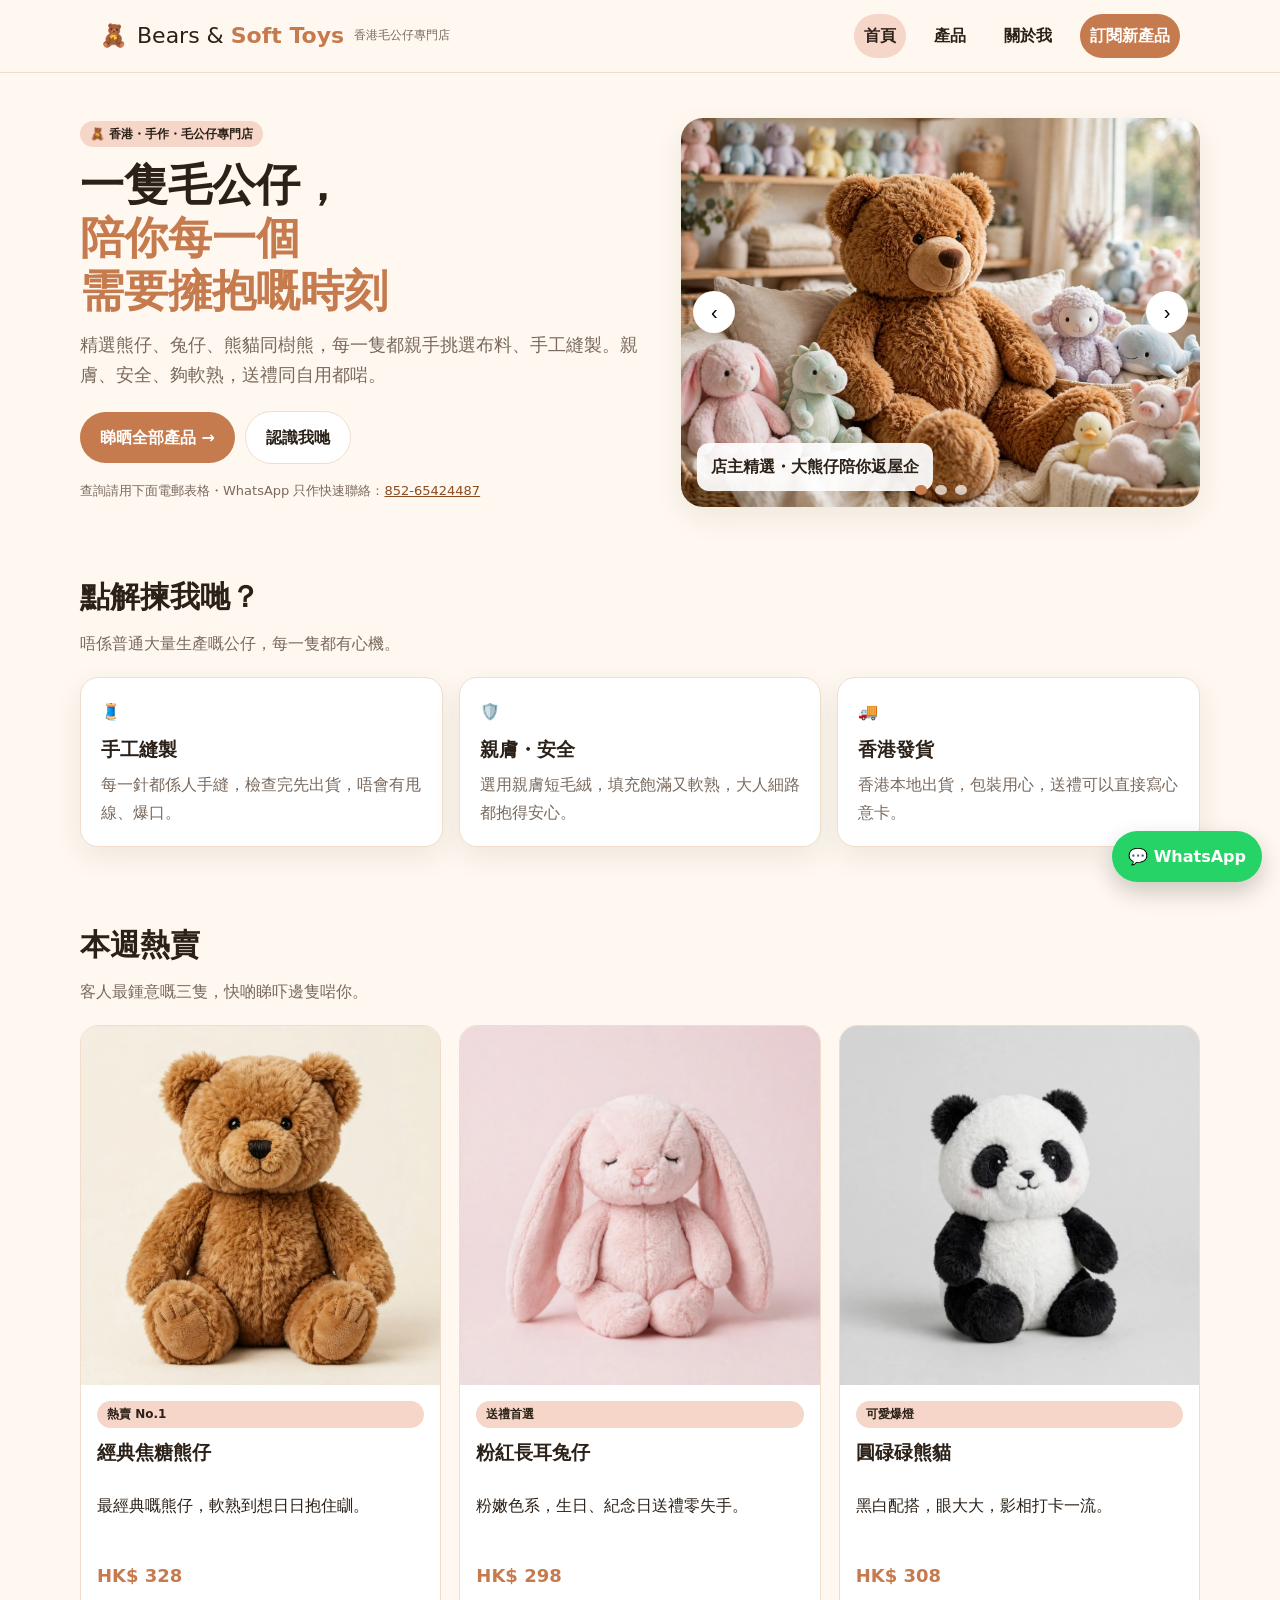
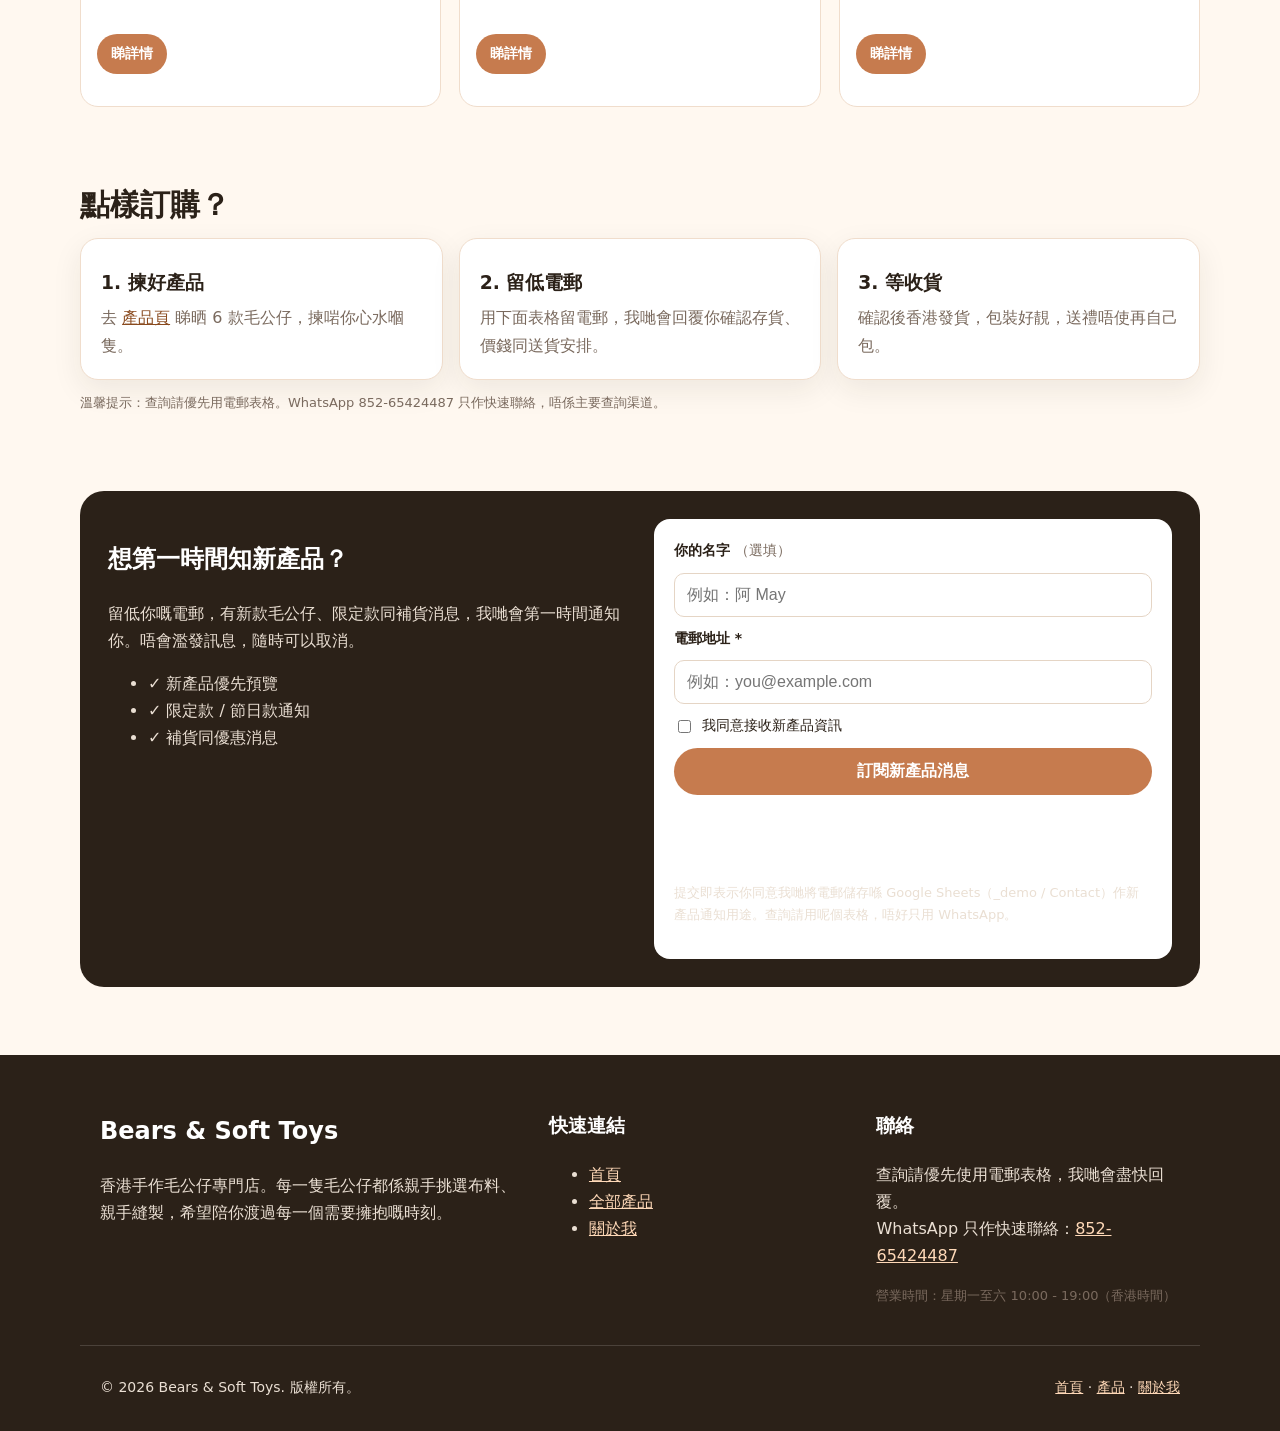
<file: index.html>
<!DOCTYPE html>
<html lang="zh-Hant">
<head>
<meta charset="UTF-8">
<!-- Google Tag Manager - 請將 GTM-XXXXXXX 換成你自己的 GTM ID，3 頁都要換 -->
<script>(function(w,d,s,l,i){w[l]=w[l]||[];w[l].push({'gtm.start':new Date().getTime(),event:'gtm.js'});var f=d.getElementsByTagName(s)[0],j=d.createElement(s),dl=l!='dataLayer'?'&l='+l:'';j.async=true;j.src='https://www.googletagmanager.com/gtm.js?id='+i+dl;f.parentNode.insertBefore(j,f);})(window,document,'script','dataLayer','GTM-XXXXXXX');</script>
<!-- End Google Tag Manager -->
<meta name="viewport" content="width=device-width, initial-scale=1.0">
<title>Bears & Soft Toys｜香港毛公仔專門店｜熊仔・兔仔・軟玩具</title>
<meta name="description" content="香港手作毛公仔專門店，精選熊仔、兔仔、熊貓、樹熊等軟玩具，親膚安全、手工縫製，送禮自用都啱。訂閱電郵，第一時間知新產品。">
<meta name="keywords" content="毛公仔, 熊仔, 熊公仔, 軟玩具, Bears, Soft Toys, 香港, 手作, 禮物, 訂製">
<meta name="robots" content="index, follow">
<meta name="author" content="Bears & Soft Toys">
<link rel="canonical" href="https://www.yourdomain.com/index.html">
<!-- Open Graph / Facebook -->
<meta property="og:type" content="website">
<meta property="og:locale" content="zh_HK">
<meta property="og:title" content="Bears & Soft Toys｜香港毛公仔專門店｜熊仔・兔仔・軟玩具">
<meta property="og:description" content="香港手作毛公仔專門店，精選熊仔、兔仔、熊貓、樹熊等軟玩具，親膚安全、手工縫製，送禮自用都啱。訂閱電郵，第一時間知新產品。">
<meta property="og:url" content="https://www.yourdomain.com/index.html">
<meta property="og:image" content="https://www.yourdomain.com/images/hero-bear-shop.webp">
<meta property="og:site_name" content="Bears & Soft Toys">
<!-- Twitter -->
<meta name="twitter:card" content="summary_large_image">
<meta name="twitter:title" content="Bears & Soft Toys｜香港毛公仔專門店｜熊仔・兔仔・軟玩具">
<meta name="twitter:description" content="香港手作毛公仔專門店，精選熊仔、兔仔、熊貓、樹熊等軟玩具，親膚安全、手工縫製，送禮自用都啱。訂閱電郵，第一時間知新產品。">
<meta name="twitter:image" content="https://www.yourdomain.com/images/hero-bear-shop.webp">
<link rel="stylesheet" href="css/style.css">
<script type="application/ld+json">{"@context":"https://schema.org","@type":"Store","name":"Bears & Soft Toys","description":"香港手作毛公仔專門店，售賣熊仔、兔仔及其他軟玩具。","url":"https://www.yourdomain.com/","telephone":"+852-65424487","address":{"@type":"PostalAddress","addressRegion":"香港"},"inLanguage":"zh-Hant"}</script>
</head>
<body>
<!-- Google Tag Manager (noscript) -->
<noscript><iframe src="https://www.googletagmanager.com/ns.html?id=GTM-XXXXXXX" height="0" width="0" style="display:none;visibility:hidden"></iframe></noscript>
<!-- End Google Tag Manager (noscript) -->
<header class="site-header">
  <div class="container header-inner">
    <a href="index.html" class="logo" aria-label="Bears &amp; Soft Toys 首頁">🧸 <span>Bears &amp; <strong>Soft Toys</strong></span><small>香港毛公仔專門店</small></a>
    <button class="nav-toggle" id="navToggle" aria-expanded="false" aria-controls="mainNav" aria-label="開關選單">☰</button>
    <nav id="mainNav" class="main-nav" aria-label="主選單">
      <a href="index.html" aria-current="page" class="active">首頁</a>
      <a href="products.html">產品</a>
      <a href="about.html">關於我</a>
      <a href="#email-form" class="nav-cta">訂閱新產品</a>
    </nav>
  </div>
</header>
<main>
  <section class="container hero" aria-labelledby="hero-title">
    <div>
      <p class="tag">🧸 香港・手作・毛公仔專門店</p>
      <h1 id="hero-title">一隻毛公仔，<br><em>陪你每一個<br>需要擁抱嘅時刻</em></h1>
      <p class="lead">精選熊仔、兔仔、熊貓同樹熊，每一隻都親手挑選布料、手工縫製。親膚、安全、夠軟熟，送禮同自用都啱。</p>
      <p><a class="btn btn-primary" href="products.html">睇晒全部產品 →</a><a class="btn btn-ghost" href="about.html">認識我哋</a></p>
      <p class="small">查詢請用下面電郵表格・WhatsApp 只作快速聯絡：<a class="whatsapp-link" href="https://wa.me/85265424487" target="_blank" rel="noopener" data-event="whatsapp_click">852-65424487</a></p>
    </div>
    <div class="carousel" data-carousel role="region" aria-roledescription="carousel" aria-label="精選毛公仔輪播">
      <div class="carousel-track" data-carousel-track>
        <div class="carousel-slide"><img src="images/hero-bear-shop.webp" alt="香港毛公仔店主打大熊仔，店內擺滿粉色、藍色同黃色毛公仔" width="1120" height="840" fetchpriority="high"><span class="carousel-caption">店主精選・大熊仔陪你返屋企</span></div>
        <div class="carousel-slide"><img src="images/product-pink-bunny.webp" alt="粉紅色長耳兔仔毛公仔，柔軟親膚" width="1120" height="840" loading="lazy"><span class="carousel-caption">粉紅兔仔・最受歡迎送禮款</span></div>
        <div class="carousel-slide"><img src="images/product-classic-brown-bear.webp" alt="經典焦糖色熊仔毛公仔，圓碌碌好抱" width="1120" height="840" loading="lazy"><span class="carousel-caption">經典熊仔・由細抱到大</span></div>
      </div>
      <button class="carousel-btn prev" data-carousel-prev aria-label="上一張">‹</button>
      <button class="carousel-btn next" data-carousel-next aria-label="下一張">›</button>
      <div class="carousel-dots" data-carousel-dots></div>
    </div>
  </section>

  <section class="container section" aria-labelledby="why-title">
    <h2 id="why-title">點解揀我哋？</h2>
    <p class="sub">唔係普通大量生產嘅公仔，每一隻都有心機。</p>
    <div class="features">
      <article class="card"><div aria-hidden="true">🧵</div><h3>手工縫製</h3><p>每一針都係人手縫，檢查完先出貨，唔會有甩線、爆口。</p></article>
      <article class="card"><div aria-hidden="true">🛡️</div><h3>親膚・安全</h3><p>選用親膚短毛絨，填充飽滿又軟熟，大人細路都抱得安心。</p></article>
      <article class="card"><div aria-hidden="true">🚚</div><h3>香港發貨</h3><p>香港本地出貨，包裝用心，送禮可以直接寫心意卡。</p></article>
    </div>
  </section>

  <section class="container section" aria-labelledby="best-title">
    <h2 id="best-title">本週熱賣</h2>
    <p class="sub">客人最鍾意嘅三隻，快啲睇吓邊隻啱你。</p>
    <div class="product-grid">
      <article class="product-card"><img src="images/product-classic-brown-bear.webp" alt="經典焦糖色熊仔毛公仔 - Bears and Soft Toys 熱賣產品" loading="lazy"><div class="product-body"><span class="tag">熱賣 No.1</span><h3>經典焦糖熊仔</h3><p>最經典嘅熊仔，軟熟到想日日抱住瞓。</p><p class="price">HK$ 328</p><p><a class="btn btn-primary btn-small" href="products.html" data-product="經典焦糖熊仔">睇詳情</a></p></div></article>
      <article class="product-card"><img src="images/product-pink-bunny.webp" alt="粉紅兔仔毛公仔 - 長耳兔軟玩具送禮款" loading="lazy"><div class="product-body"><span class="tag">送禮首選</span><h3>粉紅長耳兔仔</h3><p>粉嫩色系，生日、紀念日送禮零失手。</p><p class="price">HK$ 298</p><p><a class="btn btn-primary btn-small" href="products.html" data-product="粉紅長耳兔仔">睇詳情</a></p></div></article>
      <article class="product-card"><img src="images/product-panda.webp" alt="熊貓毛公仔 - 黑白熊貓軟玩具" loading="lazy"><div class="product-body"><span class="tag">可愛爆燈</span><h3>圓碌碌熊貓</h3><p>黑白配搭，眼大大，影相打卡一流。</p><p class="price">HK$ 308</p><p><a class="btn btn-primary btn-small" href="products.html" data-product="圓碌碌熊貓">睇詳情</a></p></div></article>
    </div>
  </section>

  <section class="container section" aria-labelledby="how-title">
    <h2 id="how-title">點樣訂購？</h2>
    <div class="features">
      <article class="card"><h3>1. 揀好產品</h3><p>去 <a href="products.html">產品頁</a> 睇晒 6 款毛公仔，揀啱你心水嗰隻。</p></article>
      <article class="card"><h3>2. 留低電郵</h3><p>用下面表格留電郵，我哋會回覆你確認存貨、價錢同送貨安排。</p></article>
      <article class="card"><h3>3. 等收貨</h3><p>確認後香港發貨，包裝好靚，送禮唔使再自己包。</p></article>
    </div>
    <p class="small" style="margin-top:12px">溫馨提示：查詢請優先用電郵表格。WhatsApp 852-65424487 只作快速聯絡，唔係主要查詢渠道。</p>
  </section>
<section class="email-section" id="email-form-section" aria-labelledby="email-title">
  <div class="container email-box">
    <div>
      <h2 id="email-title">想第一時間知新產品？</h2>
      <p>留低你嘅電郵，有新款毛公仔、限定款同補貨消息，我哋會第一時間通知你。唔會濫發訊息，隨時可以取消。</p>
      <ul class="check-list">
        <li>✓ 新產品優先預覽</li>
        <li>✓ 限定款 / 節日款通知</li>
        <li>✓ 補貨同優惠消息</li>
      </ul>
    </div>
    <form id="email-form" class="email-form" novalidate>
      <label for="customer-name">你的名字 <span class="optional">（選填）</span></label>
      <input type="text" id="customer-name" name="name" autocomplete="name" placeholder="例如：阿 May">
      <label for="customer-email">電郵地址 *</label>
      <input type="email" id="customer-email" name="email" autocomplete="email" placeholder="例如：you@example.com" required>
      <label class="checkbox"><input type="checkbox" id="agree" required> 我同意接收新產品資訊</label>
      <button type="submit" id="email-submit-btn">訂閱新產品消息</button>
      <p class="form-note" id="form-message" role="status" aria-live="polite"></p>
      <p class="small">提交即表示你同意我哋將電郵儲存喺 Google Sheets（_demo / Contact）作新產品通知用途。查詢請用呢個表格，唔好只用 WhatsApp。</p>
    </form>
  </div>
</section>
</main>
<footer class="site-footer">
  <div class="container footer-grid">
    <div>
      <h2>Bears &amp; Soft Toys</h2>
      <p>香港手作毛公仔專門店。每一隻毛公仔都係親手挑選布料、親手縫製，希望陪你渡過每一個需要擁抱嘅時刻。</p>
    </div>
    <nav aria-label="頁尾選單">
      <h3>快速連結</h3>
      <ul>
        <li><a href="index.html">首頁</a></li>
        <li><a href="products.html">全部產品</a></li>
        <li><a href="about.html">關於我</a></li>
      </ul>
    </nav>
    <div>
      <h3>聯絡</h3>
      <p>查詢請優先使用電郵表格，我哋會盡快回覆。<br>WhatsApp 只作快速聯絡：<a class="whatsapp-link" href="https://wa.me/85265424487" target="_blank" rel="noopener" data-event="whatsapp_click">852-65424487</a></p>
      <p class="small">營業時間：星期一至六 10:00 - 19:00（香港時間）</p>
    </div>
  </div>
  <div class="container footer-bottom"><p>© <span id="year">2026</span> Bears &amp; Soft Toys. 版權所有。</p><p><a href="index.html">首頁</a> · <a href="products.html">產品</a> · <a href="about.html">關於我</a></p></div>
</footer>
<a class="float-whatsapp" href="https://wa.me/85265424487?text=%E4%BD%A0%E5%A5%BD%EF%BC%8C%E6%88%91%E6%83%B3%E4%BA%86%E8%A7%A3%E6%AF%9B%E5%85%AC%E4%BB%94%E7%94%A2%E5%93%81" target="_blank" rel="noopener" data-event="whatsapp_click" aria-label="WhatsApp 快速聯絡 852-65424487">💬 WhatsApp</a>
<script src="js/main.js" defer></script>
</body>
</html>
</file>
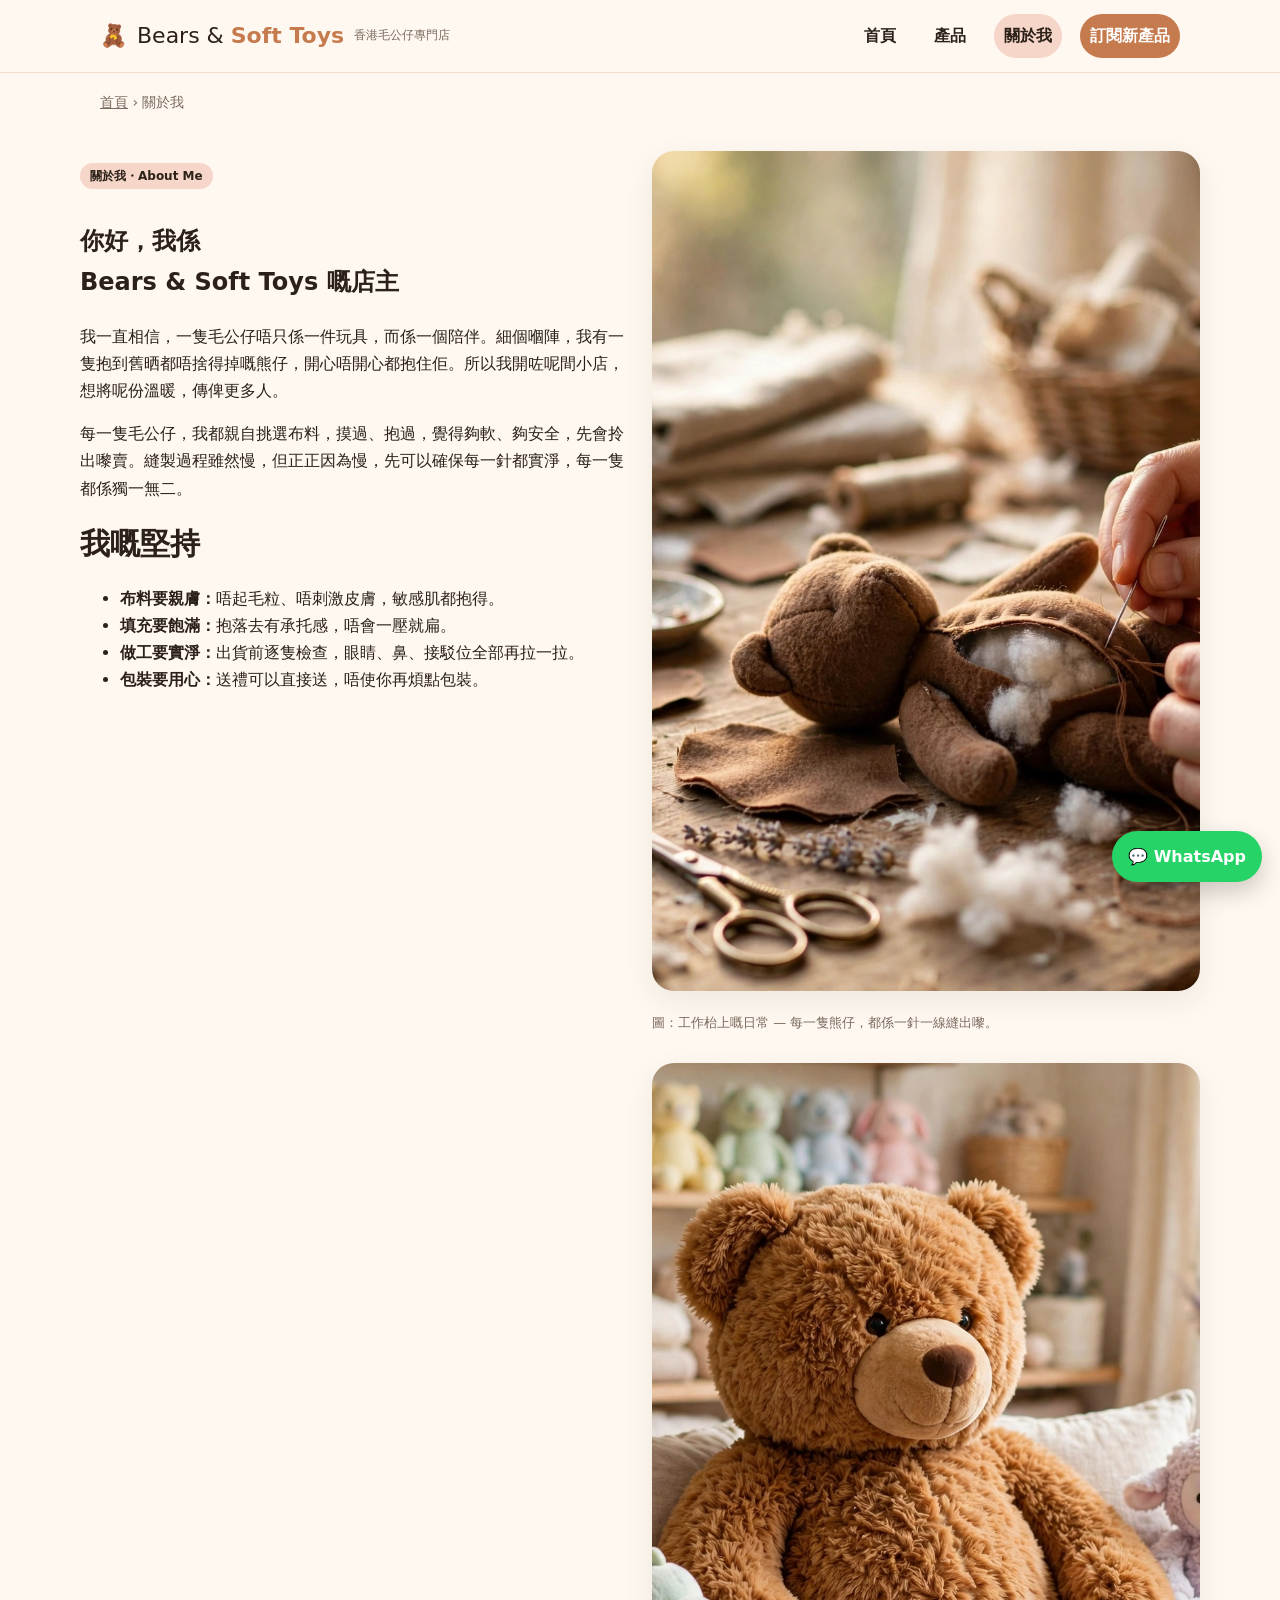
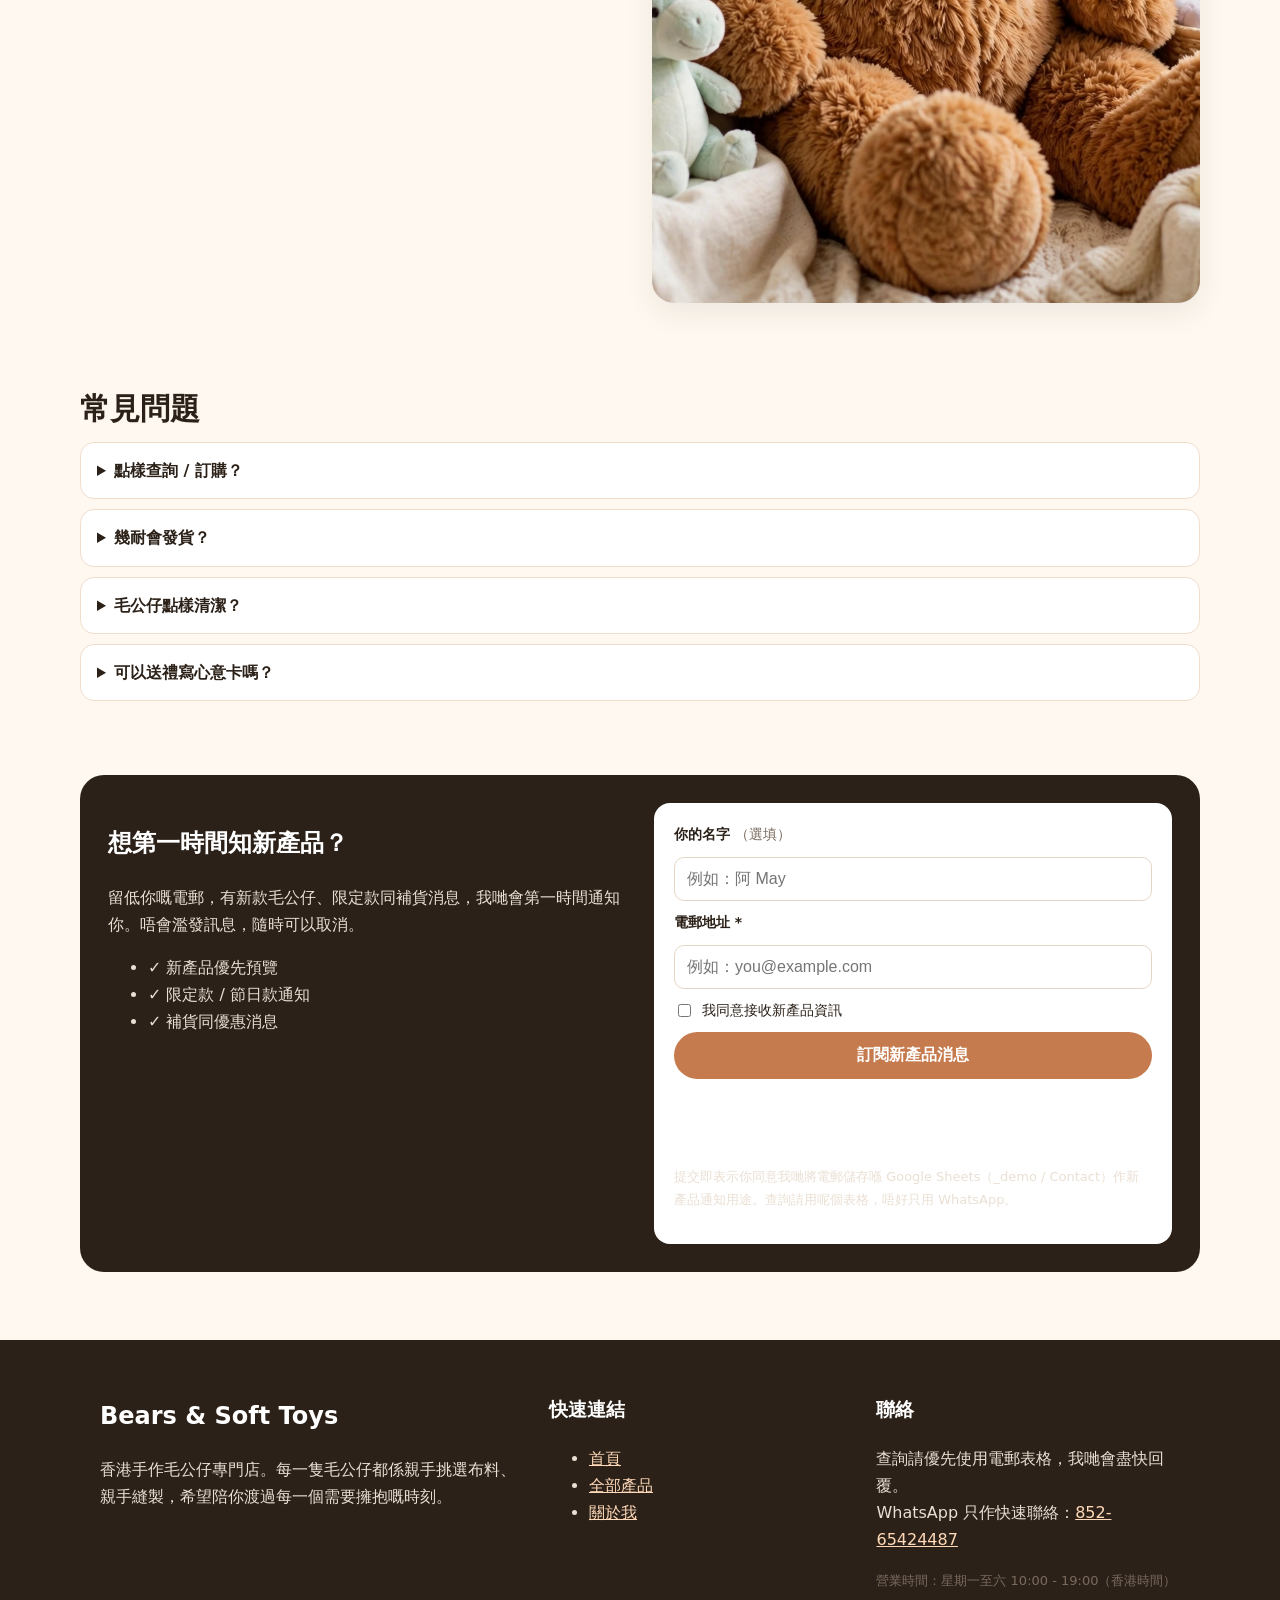
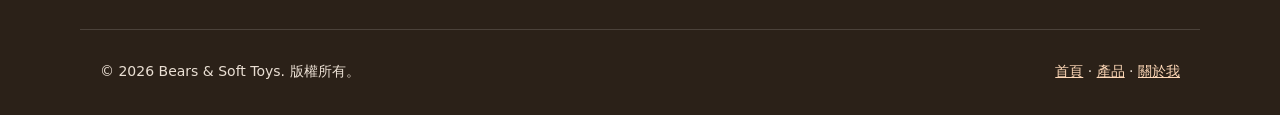
<file: about.html>
<!DOCTYPE html>
<html lang="zh-Hant">
<head>
<meta charset="UTF-8">
<!-- Google Tag Manager - 請將 GTM-XXXXXXX 換成你自己的 GTM ID，3 頁都要換 -->
<script>(function(w,d,s,l,i){w[l]=w[l]||[];w[l].push({'gtm.start':new Date().getTime(),event:'gtm.js'});var f=d.getElementsByTagName(s)[0],j=d.createElement(s),dl=l!='dataLayer'?'&l='+l:'';j.async=true;j.src='https://www.googletagmanager.com/gtm.js?id='+i+dl;f.parentNode.insertBefore(j,f);})(window,document,'script','dataLayer','GTM-XXXXXXX');</script>
<!-- End Google Tag Manager -->
<meta name="viewport" content="width=device-width, initial-scale=1.0">
<title>關於我｜Bears & Soft Toys 店主自述・香港手作毛公仔</title>
<meta name="description" content="認識 Bears & Soft Toys 背後嘅店主：點解會開始做毛公仔、點樣挑選布料同手工縫製，同埋點樣令每一隻毛公仔成為你嘅陪伴。">
<meta name="keywords" content="毛公仔, 熊仔, 熊公仔, 軟玩具, Bears, Soft Toys, 香港, 手作, 禮物, 訂製">
<meta name="robots" content="index, follow">
<meta name="author" content="Bears & Soft Toys">
<link rel="canonical" href="https://www.yourdomain.com/about.html">
<!-- Open Graph / Facebook -->
<meta property="og:type" content="website">
<meta property="og:locale" content="zh_HK">
<meta property="og:title" content="關於我｜Bears & Soft Toys 店主自述・香港手作毛公仔">
<meta property="og:description" content="認識 Bears & Soft Toys 背後嘅店主：點解會開始做毛公仔、點樣挑選布料同手工縫製，同埋點樣令每一隻毛公仔成為你嘅陪伴。">
<meta property="og:url" content="https://www.yourdomain.com/about.html">
<meta property="og:image" content="https://www.yourdomain.com/images/workshop-handmade.webp">
<meta property="og:site_name" content="Bears & Soft Toys">
<!-- Twitter -->
<meta name="twitter:card" content="summary_large_image">
<meta name="twitter:title" content="關於我｜Bears & Soft Toys 店主自述・香港手作毛公仔">
<meta name="twitter:description" content="認識 Bears & Soft Toys 背後嘅店主：點解會開始做毛公仔、點樣挑選布料同手工縫製，同埋點樣令每一隻毛公仔成為你嘅陪伴。">
<meta name="twitter:image" content="https://www.yourdomain.com/images/workshop-handmade.webp">
<link rel="stylesheet" href="css/style.css">
<script type="application/ld+json">{"@context":"https://schema.org","@type":"AboutPage","name":"關於我 - Bears & Soft Toys","url":"https://www.yourdomain.com/about.html","description":"Bears & Soft Toys 店主自述：點解會開始做毛公仔，每一隻點樣手工縫製。"}</script>
</head>
<body>
<!-- Google Tag Manager (noscript) -->
<noscript><iframe src="https://www.googletagmanager.com/ns.html?id=GTM-XXXXXXX" height="0" width="0" style="display:none;visibility:hidden"></iframe></noscript>
<!-- End Google Tag Manager (noscript) -->
<header class="site-header">
  <div class="container header-inner">
    <a href="index.html" class="logo" aria-label="Bears &amp; Soft Toys 首頁">🧸 <span>Bears &amp; <strong>Soft Toys</strong></span><small>香港毛公仔專門店</small></a>
    <button class="nav-toggle" id="navToggle" aria-expanded="false" aria-controls="mainNav" aria-label="開關選單">☰</button>
    <nav id="mainNav" class="main-nav" aria-label="主選單">
      <a href="index.html">首頁</a>
      <a href="products.html">產品</a>
      <a href="about.html" aria-current="page" class="active">關於我</a>
      <a href="#email-form" class="nav-cta">訂閱新產品</a>
    </nav>
  </div>
</header>
<main>
  <div class="container"><p class="breadcrumb"><a href="index.html">首頁</a> › 關於我</p></div>
  <section class="container section" aria-labelledby="about-title">
    <div class="about-grid">
      <div>
        <p class="tag">關於我・About Me</p>
        <h1 id="about-title">你好，我係<br>Bears &amp; Soft Toys 嘅店主</h1>
        <p>我一直相信，一隻毛公仔唔只係一件玩具，而係一個陪伴。細個嗰陣，我有一隻抱到舊晒都唔捨得掉嘅熊仔，開心唔開心都抱住佢。所以我開咗呢間小店，想將呢份溫暖，傳俾更多人。</p>
        <p>每一隻毛公仔，我都親自挑選布料，摸過、抱過，覺得夠軟、夠安全，先會拎出嚟賣。縫製過程雖然慢，但正正因為慢，先可以確保每一針都實淨，每一隻都係獨一無二。</p>
        <h2>我嘅堅持</h2>
        <ul>
          <li><strong>布料要親膚：</strong>唔起毛粒、唔刺激皮膚，敏感肌都抱得。</li>
          <li><strong>填充要飽滿：</strong>抱落去有承托感，唔會一壓就扁。</li>
          <li><strong>做工要實淨：</strong>出貨前逐隻檢查，眼睛、鼻、接駁位全部再拉一拉。</li>
          <li><strong>包裝要用心：</strong>送禮可以直接送，唔使你再煩點包裝。</li>
        </ul>
      </div>
      <div>
        <img src="images/workshop-handmade.webp" alt="店主喺工作枱上手縫啡色毛公仔，周圍有布料、線同剪刀" width="1120" height="840">
        <p class="small">圖：工作枱上嘅日常 — 每一隻熊仔，都係一針一線縫出嚟。</p>
        <img src="images/hero-bear-shop.webp" alt="店內大熊仔同各色毛公仔一齊擺放，溫暖家居感覺" width="1120" height="840" loading="lazy" style="margin-top:16px">
      </div>
    </div>
  </section>
  <section class="container section faq" aria-labelledby="faq-title">
    <h2 id="faq-title">常見問題</h2>
    <details><summary>點樣查詢 / 訂購？</summary><p>請用下面電郵表格留低電郵，我哋會回覆你確認存貨、價錢同送貨。WhatsApp 852-65424487 只作快速聯絡，查詢請優先用電郵表格。</p></details>
    <details><summary>幾耐會發貨？</summary><p>現貨一般 1-3 個工作天內香港發貨。限定款 / 訂製款需要多啲時間，我哋會喺電郵話你知。</p></details>
    <details><summary>毛公仔點樣清潔？</summary><p>建議用濕布輕輕抹表面，唔好成隻浸水洗，亦唔好用漂白水。放喺通風地方吹乾就得。</p></details>
    <details><summary>可以送禮寫心意卡嗎？</summary><p>可以。留電郵嗰陣寫低你想寫嘅說話，我哋會幫你放入去。</p></details>
  </section>
<section class="email-section" id="email-form-section" aria-labelledby="email-title">
  <div class="container email-box">
    <div>
      <h2 id="email-title">想第一時間知新產品？</h2>
      <p>留低你嘅電郵，有新款毛公仔、限定款同補貨消息，我哋會第一時間通知你。唔會濫發訊息，隨時可以取消。</p>
      <ul class="check-list">
        <li>✓ 新產品優先預覽</li>
        <li>✓ 限定款 / 節日款通知</li>
        <li>✓ 補貨同優惠消息</li>
      </ul>
    </div>
    <form id="email-form" class="email-form" novalidate>
      <label for="customer-name">你的名字 <span class="optional">（選填）</span></label>
      <input type="text" id="customer-name" name="name" autocomplete="name" placeholder="例如：阿 May">
      <label for="customer-email">電郵地址 *</label>
      <input type="email" id="customer-email" name="email" autocomplete="email" placeholder="例如：you@example.com" required>
      <label class="checkbox"><input type="checkbox" id="agree" required> 我同意接收新產品資訊</label>
      <button type="submit" id="email-submit-btn">訂閱新產品消息</button>
      <p class="form-note" id="form-message" role="status" aria-live="polite"></p>
      <p class="small">提交即表示你同意我哋將電郵儲存喺 Google Sheets（_demo / Contact）作新產品通知用途。查詢請用呢個表格，唔好只用 WhatsApp。</p>
    </form>
  </div>
</section>
</main>
<footer class="site-footer">
  <div class="container footer-grid">
    <div>
      <h2>Bears &amp; Soft Toys</h2>
      <p>香港手作毛公仔專門店。每一隻毛公仔都係親手挑選布料、親手縫製，希望陪你渡過每一個需要擁抱嘅時刻。</p>
    </div>
    <nav aria-label="頁尾選單">
      <h3>快速連結</h3>
      <ul>
        <li><a href="index.html">首頁</a></li>
        <li><a href="products.html">全部產品</a></li>
        <li><a href="about.html">關於我</a></li>
      </ul>
    </nav>
    <div>
      <h3>聯絡</h3>
      <p>查詢請優先使用電郵表格，我哋會盡快回覆。<br>WhatsApp 只作快速聯絡：<a class="whatsapp-link" href="https://wa.me/85265424487" target="_blank" rel="noopener" data-event="whatsapp_click">852-65424487</a></p>
      <p class="small">營業時間：星期一至六 10:00 - 19:00（香港時間）</p>
    </div>
  </div>
  <div class="container footer-bottom"><p>© <span id="year">2026</span> Bears &amp; Soft Toys. 版權所有。</p><p><a href="index.html">首頁</a> · <a href="products.html">產品</a> · <a href="about.html">關於我</a></p></div>
</footer>
<a class="float-whatsapp" href="https://wa.me/85265424487?text=%E4%BD%A0%E5%A5%BD%EF%BC%8C%E6%88%91%E6%83%B3%E4%BA%86%E8%A7%A3%E6%AF%9B%E5%85%AC%E4%BB%94%E7%94%A2%E5%93%81" target="_blank" rel="noopener" data-event="whatsapp_click" aria-label="WhatsApp 快速聯絡 852-65424487">💬 WhatsApp</a>
<script src="js/main.js" defer></script>
</body>
</html>
</file>
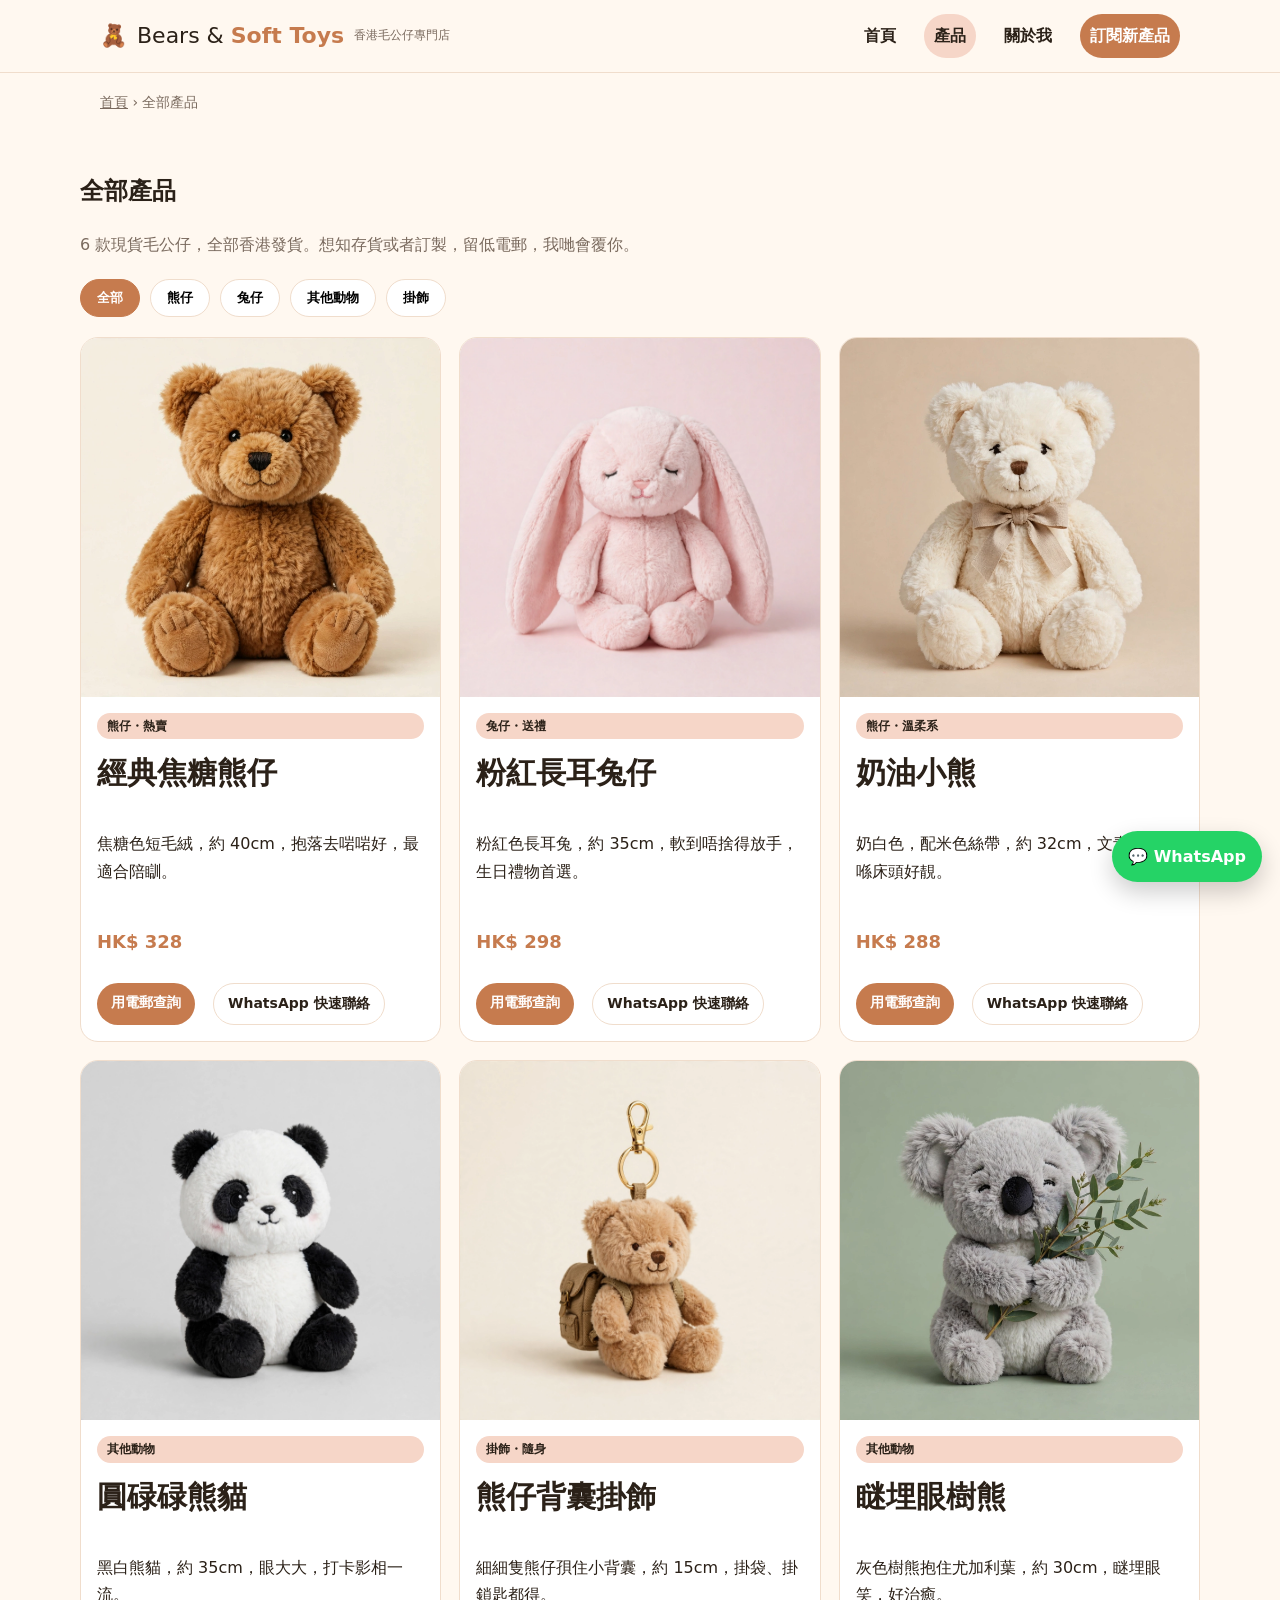
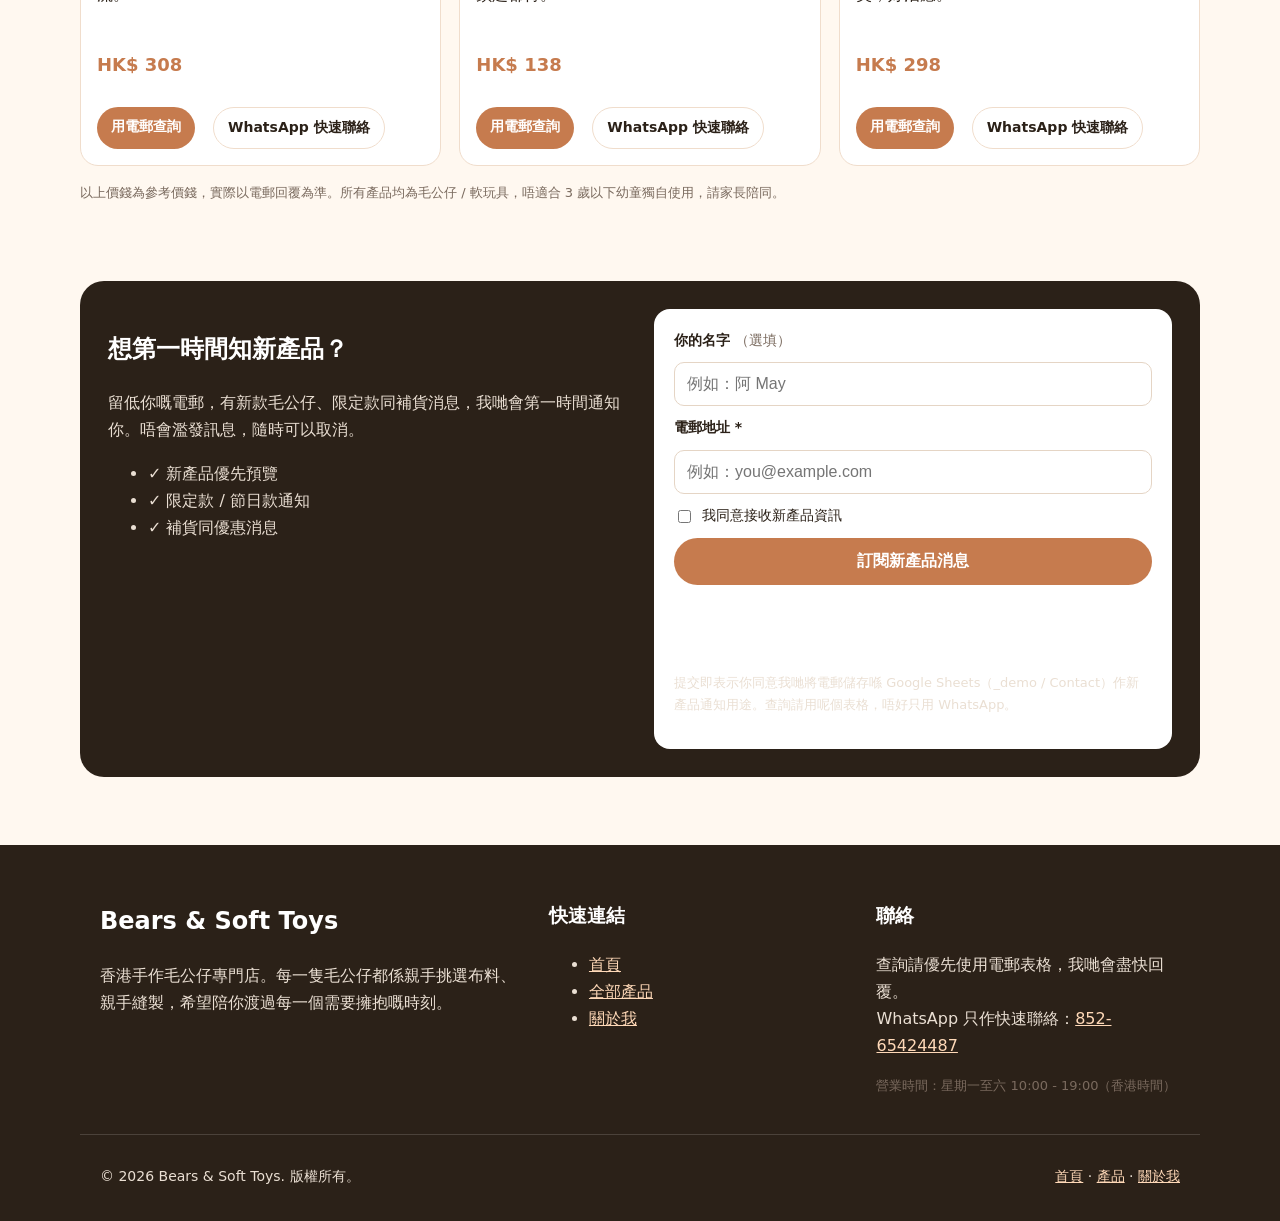
<file: products.html>
<!DOCTYPE html>
<html lang="zh-Hant">
<head>
<meta charset="UTF-8">
<!-- Google Tag Manager - 請將 GTM-XXXXXXX 換成你自己的 GTM ID，3 頁都要換 -->
<script>(function(w,d,s,l,i){w[l]=w[l]||[];w[l].push({'gtm.start':new Date().getTime(),event:'gtm.js'});var f=d.getElementsByTagName(s)[0],j=d.createElement(s),dl=l!='dataLayer'?'&l='+l:'';j.async=true;j.src='https://www.googletagmanager.com/gtm.js?id='+i+dl;f.parentNode.insertBefore(j,f);})(window,document,'script','dataLayer','GTM-XXXXXXX');</script>
<!-- End Google Tag Manager -->
<meta name="viewport" content="width=device-width, initial-scale=1.0">
<title>全部產品｜Bears & Soft Toys 毛公仔・熊仔・兔仔・熊貓・樹熊</title>
<meta name="description" content="一次睇晒 6 款毛公仔：經典焦糖熊仔、粉紅兔仔、奶油小熊、熊貓、熊仔掛飾、樹熊。每款都有價錢、尺寸同特點介紹。">
<meta name="keywords" content="毛公仔, 熊仔, 熊公仔, 軟玩具, Bears, Soft Toys, 香港, 手作, 禮物, 訂製">
<meta name="robots" content="index, follow">
<meta name="author" content="Bears & Soft Toys">
<link rel="canonical" href="https://www.yourdomain.com/products.html">
<!-- Open Graph / Facebook -->
<meta property="og:type" content="website">
<meta property="og:locale" content="zh_HK">
<meta property="og:title" content="全部產品｜Bears & Soft Toys 毛公仔・熊仔・兔仔・熊貓・樹熊">
<meta property="og:description" content="一次睇晒 6 款毛公仔：經典焦糖熊仔、粉紅兔仔、奶油小熊、熊貓、熊仔掛飾、樹熊。每款都有價錢、尺寸同特點介紹。">
<meta property="og:url" content="https://www.yourdomain.com/products.html">
<meta property="og:image" content="https://www.yourdomain.com/images/product-classic-brown-bear.webp">
<meta property="og:site_name" content="Bears & Soft Toys">
<!-- Twitter -->
<meta name="twitter:card" content="summary_large_image">
<meta name="twitter:title" content="全部產品｜Bears & Soft Toys 毛公仔・熊仔・兔仔・熊貓・樹熊">
<meta name="twitter:description" content="一次睇晒 6 款毛公仔：經典焦糖熊仔、粉紅兔仔、奶油小熊、熊貓、熊仔掛飾、樹熊。每款都有價錢、尺寸同特點介紹。">
<meta name="twitter:image" content="https://www.yourdomain.com/images/product-classic-brown-bear.webp">
<link rel="stylesheet" href="css/style.css">
<script type="application/ld+json">{"@context":"https://schema.org","@type":"ItemList","name":"Bears & Soft Toys 全部產品","itemListElement":[{"@type":"Product","name":"經典焦糖熊仔","image":"https://www.yourdomain.com/images/product-classic-brown-bear.webp","offers":{"@type":"Offer","price":"328","priceCurrency":"HKD"}},{"@type":"Product","name":"粉紅長耳兔仔","image":"https://www.yourdomain.com/images/product-pink-bunny.webp","offers":{"@type":"Offer","price":"298","priceCurrency":"HKD"}},{"@type":"Product","name":"奶油小熊","image":"https://www.yourdomain.com/images/product-cream-bear.webp","offers":{"@type":"Offer","price":"288","priceCurrency":"HKD"}}]}</script>
</head>
<body>
<!-- Google Tag Manager (noscript) -->
<noscript><iframe src="https://www.googletagmanager.com/ns.html?id=GTM-XXXXXXX" height="0" width="0" style="display:none;visibility:hidden"></iframe></noscript>
<!-- End Google Tag Manager (noscript) -->
<header class="site-header">
  <div class="container header-inner">
    <a href="index.html" class="logo" aria-label="Bears &amp; Soft Toys 首頁">🧸 <span>Bears &amp; <strong>Soft Toys</strong></span><small>香港毛公仔專門店</small></a>
    <button class="nav-toggle" id="navToggle" aria-expanded="false" aria-controls="mainNav" aria-label="開關選單">☰</button>
    <nav id="mainNav" class="main-nav" aria-label="主選單">
      <a href="index.html">首頁</a>
      <a href="products.html" aria-current="page" class="active">產品</a>
      <a href="about.html">關於我</a>
      <a href="#email-form" class="nav-cta">訂閱新產品</a>
    </nav>
  </div>
</header>
<main>
  <div class="container"><p class="breadcrumb"><a href="index.html">首頁</a> › 全部產品</p></div>
  <section class="container section" aria-labelledby="products-title">
    <h1 id="products-title">全部產品</h1>
    <p class="sub">6 款現貨毛公仔，全部香港發貨。想知存貨或者訂製，留低電郵，我哋會覆你。</p>
    <div class="filters" role="group" aria-label="產品分類篩選">
      <button class="filter-btn active" data-filter="all" type="button">全部</button>
      <button class="filter-btn" data-filter="bear" type="button">熊仔</button>
      <button class="filter-btn" data-filter="bunny" type="button">兔仔</button>
      <button class="filter-btn" data-filter="animal" type="button">其他動物</button>
      <button class="filter-btn" data-filter="keychain" type="button">掛飾</button>
    </div>
    <div class="product-grid">
      <article class="product-card" data-category="bear"><img src="images/product-classic-brown-bear.webp" alt="經典焦糖熊仔毛公仔，焦糖色，約 40cm，適合擁抱" loading="lazy"><div class="product-body"><span class="tag">熊仔・熱賣</span><h2>經典焦糖熊仔</h2><p>焦糖色短毛絨，約 40cm，抱落去啱啱好，最適合陪瞓。</p><p class="price">HK$ 328</p><div class="product-actions"><a class="btn btn-primary btn-small" href="#email-form-section" data-product="經典焦糖熊仔">用電郵查詢</a><a class="btn btn-ghost btn-small whatsapp-link" href="https://wa.me/85265424487?text=你好，我想了解經典焦糖熊仔" target="_blank" rel="noopener" data-event="whatsapp_click">WhatsApp 快速聯絡</a></div></div></article>
      <article class="product-card" data-category="bunny"><img src="images/product-pink-bunny.webp" alt="粉紅長耳兔仔毛公仔，粉紅色，長耳朵，送禮款" loading="lazy"><div class="product-body"><span class="tag">兔仔・送禮</span><h2>粉紅長耳兔仔</h2><p>粉紅色長耳兔，約 35cm，軟到唔捨得放手，生日禮物首選。</p><p class="price">HK$ 298</p><div class="product-actions"><a class="btn btn-primary btn-small" href="#email-form-section" data-product="粉紅長耳兔仔">用電郵查詢</a><a class="btn btn-ghost btn-small whatsapp-link" href="https://wa.me/85265424487?text=你好，我想了解粉紅長耳兔仔" target="_blank" rel="noopener" data-event="whatsapp_click">WhatsApp 快速聯絡</a></div></div></article>
      <article class="product-card" data-category="bear"><img src="images/product-cream-bear.webp" alt="奶油小熊毛公仔，奶白色，配絲帶，約 32cm" loading="lazy"><div class="product-body"><span class="tag">熊仔・溫柔系</span><h2>奶油小熊</h2><p>奶白色，配米色絲帶，約 32cm，文青風，擺喺床頭好靚。</p><p class="price">HK$ 288</p><div class="product-actions"><a class="btn btn-primary btn-small" href="#email-form-section" data-product="奶油小熊">用電郵查詢</a><a class="btn btn-ghost btn-small whatsapp-link" href="https://wa.me/85265424487?text=你好，我想了解奶油小熊" target="_blank" rel="noopener" data-event="whatsapp_click">WhatsApp 快速聯絡</a></div></div></article>
      <article class="product-card" data-category="animal"><img src="images/product-panda.webp" alt="圓碌碌熊貓毛公仔，黑白色，約 35cm" loading="lazy"><div class="product-body"><span class="tag">其他動物</span><h2>圓碌碌熊貓</h2><p>黑白熊貓，約 35cm，眼大大，打卡影相一流。</p><p class="price">HK$ 308</p><div class="product-actions"><a class="btn btn-primary btn-small" href="#email-form-section" data-product="圓碌碌熊貓">用電郵查詢</a><a class="btn btn-ghost btn-small whatsapp-link" href="https://wa.me/85265424487?text=你好，我想了解圓碌碌熊貓" target="_blank" rel="noopener" data-event="whatsapp_click">WhatsApp 快速聯絡</a></div></div></article>
      <article class="product-card" data-category="keychain"><img src="images/product-bear-keychain.webp" alt="熊仔背囊掛飾毛公仔，淺啡色，可掛袋" loading="lazy"><div class="product-body"><span class="tag">掛飾・隨身</span><h2>熊仔背囊掛飾</h2><p>細細隻熊仔孭住小背囊，約 15cm，掛袋、掛鎖匙都得。</p><p class="price">HK$ 138</p><div class="product-actions"><a class="btn btn-primary btn-small" href="#email-form-section" data-product="熊仔背囊掛飾">用電郵查詢</a><a class="btn btn-ghost btn-small whatsapp-link" href="https://wa.me/85265424487?text=你好，我想了解熊仔背囊掛飾" target="_blank" rel="noopener" data-event="whatsapp_click">WhatsApp 快速聯絡</a></div></div></article>
      <article class="product-card" data-category="animal"><img src="images/product-koala.webp" alt="樹熊毛公仔，灰色，抱住尤加利葉，約 30cm" loading="lazy"><div class="product-body"><span class="tag">其他動物</span><h2>瞇埋眼樹熊</h2><p>灰色樹熊抱住尤加利葉，約 30cm，瞇埋眼笑，好治癒。</p><p class="price">HK$ 298</p><div class="product-actions"><a class="btn btn-primary btn-small" href="#email-form-section" data-product="瞇埋眼樹熊">用電郵查詢</a><a class="btn btn-ghost btn-small whatsapp-link" href="https://wa.me/85265424487?text=你好，我想了解瞇埋眼樹熊" target="_blank" rel="noopener" data-event="whatsapp_click">WhatsApp 快速聯絡</a></div></div></article>
    </div>
    <p class="small" style="margin-top:16px">以上價錢為參考價錢，實際以電郵回覆為準。所有產品均為毛公仔 / 軟玩具，唔適合 3 歲以下幼童獨自使用，請家長陪同。</p>
  </section>
<section class="email-section" id="email-form-section" aria-labelledby="email-title">
  <div class="container email-box">
    <div>
      <h2 id="email-title">想第一時間知新產品？</h2>
      <p>留低你嘅電郵，有新款毛公仔、限定款同補貨消息，我哋會第一時間通知你。唔會濫發訊息，隨時可以取消。</p>
      <ul class="check-list">
        <li>✓ 新產品優先預覽</li>
        <li>✓ 限定款 / 節日款通知</li>
        <li>✓ 補貨同優惠消息</li>
      </ul>
    </div>
    <form id="email-form" class="email-form" novalidate>
      <label for="customer-name">你的名字 <span class="optional">（選填）</span></label>
      <input type="text" id="customer-name" name="name" autocomplete="name" placeholder="例如：阿 May">
      <label for="customer-email">電郵地址 *</label>
      <input type="email" id="customer-email" name="email" autocomplete="email" placeholder="例如：you@example.com" required>
      <label class="checkbox"><input type="checkbox" id="agree" required> 我同意接收新產品資訊</label>
      <button type="submit" id="email-submit-btn">訂閱新產品消息</button>
      <p class="form-note" id="form-message" role="status" aria-live="polite"></p>
      <p class="small">提交即表示你同意我哋將電郵儲存喺 Google Sheets（_demo / Contact）作新產品通知用途。查詢請用呢個表格，唔好只用 WhatsApp。</p>
    </form>
  </div>
</section>
</main>
<footer class="site-footer">
  <div class="container footer-grid">
    <div>
      <h2>Bears &amp; Soft Toys</h2>
      <p>香港手作毛公仔專門店。每一隻毛公仔都係親手挑選布料、親手縫製，希望陪你渡過每一個需要擁抱嘅時刻。</p>
    </div>
    <nav aria-label="頁尾選單">
      <h3>快速連結</h3>
      <ul>
        <li><a href="index.html">首頁</a></li>
        <li><a href="products.html">全部產品</a></li>
        <li><a href="about.html">關於我</a></li>
      </ul>
    </nav>
    <div>
      <h3>聯絡</h3>
      <p>查詢請優先使用電郵表格，我哋會盡快回覆。<br>WhatsApp 只作快速聯絡：<a class="whatsapp-link" href="https://wa.me/85265424487" target="_blank" rel="noopener" data-event="whatsapp_click">852-65424487</a></p>
      <p class="small">營業時間：星期一至六 10:00 - 19:00（香港時間）</p>
    </div>
  </div>
  <div class="container footer-bottom"><p>© <span id="year">2026</span> Bears &amp; Soft Toys. 版權所有。</p><p><a href="index.html">首頁</a> · <a href="products.html">產品</a> · <a href="about.html">關於我</a></p></div>
</footer>
<a class="float-whatsapp" href="https://wa.me/85265424487?text=%E4%BD%A0%E5%A5%BD%EF%BC%8C%E6%88%91%E6%83%B3%E4%BA%86%E8%A7%A3%E6%AF%9B%E5%85%AC%E4%BB%94%E7%94%A2%E5%93%81" target="_blank" rel="noopener" data-event="whatsapp_click" aria-label="WhatsApp 快速聯絡 852-65424487">💬 WhatsApp</a>
<script src="js/main.js" defer></script>
</body>
</html>
</file>
<file: css/style.css>
/* Bears & Soft Toys - css/style.css | 獨立檔案，3 頁共用 */
:root{--bg:#FFF8F0;--card:#fff;--ink:#2B2118;--muted:#7A6A5E;--brand:#C67B4E;--brand2:#E8A87C;--pink:#F6D6C8;--green:#7A9A7E;--line:#F0DDCC;--radius:18px;--shadow:0 10px 30px rgba(43,33,24,.08)}
*{box-sizing:border-box}html{scroll-behavior:smooth}body{margin:0;font-family:"PingFang HK","PingFang TC","Microsoft JhengHei","Noto Sans TC",system-ui,-apple-system,sans-serif;background:var(--bg);color:var(--ink);line-height:1.7}
a{color:#8A4B1F}.container{max-width:1120px;margin:0 auto;padding:0 20px}
.site-header{position:sticky;top:0;z-index:50;background:rgba(255,248,240,.96);backdrop-filter:blur(8px);border-bottom:1px solid var(--line)}
.header-inner{display:flex;align-items:center;justify-content:space-between;gap:16px;min-height:72px}
.logo{display:flex;align-items:center;gap:10px;text-decoration:none;color:var(--ink);font-size:22px;line-height:1.1}.logo strong{color:var(--brand)}.logo small{display:block;font-size:12px;color:var(--muted);font-weight:400}
.main-nav{display:flex;gap:18px;align-items:center}.main-nav a{text-decoration:none;color:var(--ink);font-weight:600;padding:8px 10px;border-radius:999px}.main-nav a.active,.main-nav a:hover{background:var(--pink)}.nav-cta{background:var(--brand)!important;color:#fff!important}.nav-toggle{display:none;border:1px solid var(--line);background:#fff;border-radius:10px;padding:8px 12px;font-size:18px;cursor:pointer}
.hero{display:grid;grid-template-columns:1.05fr .95fr;gap:28px;align-items:center;padding:36px 0 20px}
.hero h1{font-size:44px;line-height:1.2;margin:0 0 12px}.hero h1 em{color:var(--brand);font-style:normal}.hero p.lead{font-size:18px;color:var(--muted);margin:0 0 20px}.btn{display:inline-block;padding:12px 20px;border-radius:999px;text-decoration:none;font-weight:700;border:0;cursor:pointer}.btn-primary{background:var(--brand);color:#fff}.btn-ghost{background:#fff;border:1px solid var(--line);color:var(--ink);margin-left:10px}.btn-small{padding:8px 14px;font-size:14px}
.carousel{position:relative;border-radius:22px;overflow:hidden;box-shadow:var(--shadow);background:#eee;aspect-ratio:4/3}.carousel-track{display:flex;transition:transform .5s ease;height:100%}.carousel-slide{min-width:100%;position:relative}.carousel-slide img{width:100%;height:100%;object-fit:cover;display:block}.carousel-caption{position:absolute;left:16px;bottom:16px;background:rgba(255,255,255,.92);padding:10px 14px;border-radius:12px;font-weight:700}.carousel-btn{position:absolute;top:50%;transform:translateY(-50%);background:#fff;border:0;width:42px;height:42px;border-radius:50%;cursor:pointer;box-shadow:var(--shadow);font-size:20px}.carousel-btn.prev{left:12px}.carousel-btn.next{right:12px}.carousel-dots{position:absolute;bottom:12px;left:50%;transform:translateX(-50%);display:flex;gap:8px}.carousel-dots button{width:10px;height:10px;border-radius:50%;border:0;background:rgba(255,255,255,.7);cursor:pointer}.carousel-dots button[aria-selected="true"]{background:var(--brand)}
.section{padding:36px 0}.section h2{font-size:30px;margin:0 0 8px}.section .sub{color:var(--muted);margin:0 0 20px}
.features{display:grid;grid-template-columns:repeat(3,1fr);gap:16px}.card{background:var(--card);border:1px solid var(--line);border-radius:var(--radius);padding:20px;box-shadow:var(--shadow)}.card h3{margin:8px 0 6px}.card p{color:var(--muted);margin:0}
.product-grid{display:grid;grid-template-columns:repeat(3,1fr);gap:18px}.product-card{background:#fff;border:1px solid var(--line);border-radius:var(--radius);overflow:hidden;display:flex;flex-direction:column}.product-card img{width:100%;aspect-ratio:1/1;object-fit:cover}.product-body{padding:16px;display:flex;flex-direction:column;gap:8px;flex:1}.product-body h3{margin:0;font-size:19px}.price{font-weight:800;color:var(--brand);font-size:18px}.tag{display:inline-block;background:var(--pink);padding:3px 10px;border-radius:999px;font-size:12px;font-weight:700}.product-actions{display:flex;gap:8px;margin-top:auto;flex-wrap:wrap}
.filters{display:flex;gap:10px;flex-wrap:wrap;margin:0 0 20px}.filter-btn{padding:9px 16px;border-radius:999px;border:1px solid var(--line);background:#fff;cursor:pointer;font-weight:700}.filter-btn.active,.filter-btn:hover{background:var(--brand);color:#fff;border-color:var(--brand)}
.email-section{padding:28px 0 48px}.email-box{background:#2B2118;color:#FFF8F0;border-radius:24px;padding:28px;display:grid;grid-template-columns:1fr 1fr;gap:28px}.email-box h2{color:#fff}.email-box p,.email-box li{color:#EADFD3}.email-form{background:#fff;color:var(--ink);padding:20px;border-radius:16px;display:flex;flex-direction:column;gap:10px}.email-form label{font-weight:700;font-size:14px}.email-form input[type="text"],.email-form input[type="email"]{padding:12px;border:1px solid #E5D5C5;border-radius:10px;font-size:16px;width:100%}.email-form button{background:var(--brand);color:#fff;border:0;padding:13px;border-radius:999px;font-weight:800;cursor:pointer;font-size:16px}.email-form button:disabled{opacity:.6}.checkbox{font-weight:400!important;display:flex;gap:8px;align-items:center}.optional{font-weight:400;color:var(--muted)}.small{font-size:13px;color:var(--muted)}.form-note{font-weight:700;min-height:22px}.form-note.success{color:#1A7A3A}.form-note.error{color:#B42318}
.about-grid{display:grid;grid-template-columns:1fr 1fr;gap:24px;align-items:start}.about-grid img{width:100%;border-radius:22px;box-shadow:var(--shadow);aspect-ratio:4/3;object-fit:cover}
.faq details{background:#fff;border:1px solid var(--line);border-radius:14px;padding:14px 16px;margin-bottom:10px}.faq summary{cursor:pointer;font-weight:700}
.site-footer{background:#2B2118;color:#EADFD3;margin-top:20px;padding:36px 0 18px}.site-footer a{color:#FFD9B8}.footer-grid{display:grid;grid-template-columns:1.4fr 1fr 1fr;gap:24px}.footer-grid h2,.footer-grid h3{color:#fff}.footer-bottom{display:flex;justify-content:space-between;gap:16px;flex-wrap:wrap;border-top:1px solid rgba(255,255,255,.15);margin-top:24px;padding-top:16px;font-size:14px}
.float-whatsapp{position:fixed;right:18px;bottom:18px;background:#25D366;color:#fff!important;text-decoration:none;padding:12px 16px;border-radius:999px;font-weight:800;box-shadow:0 10px 24px rgba(0,0,0,.2);z-index:60}
.breadcrumb{font-size:14px;color:var(--muted);margin:18px 0 0}.breadcrumb a{color:var(--muted)}
@media(max-width:820px){.hero{grid-template-columns:1fr}.hero h1{font-size:34px}.features,.product-grid,.email-box,.about-grid,.footer-grid{grid-template-columns:1fr}.main-nav{display:none;position:absolute;top:72px;left:0;right:0;background:#FFF8F0;flex-direction:column;padding:16px;border-bottom:1px solid var(--line)}.main-nav.open{display:flex}.nav-toggle{display:block}.carousel{aspect-ratio:1/1}}
</file>
